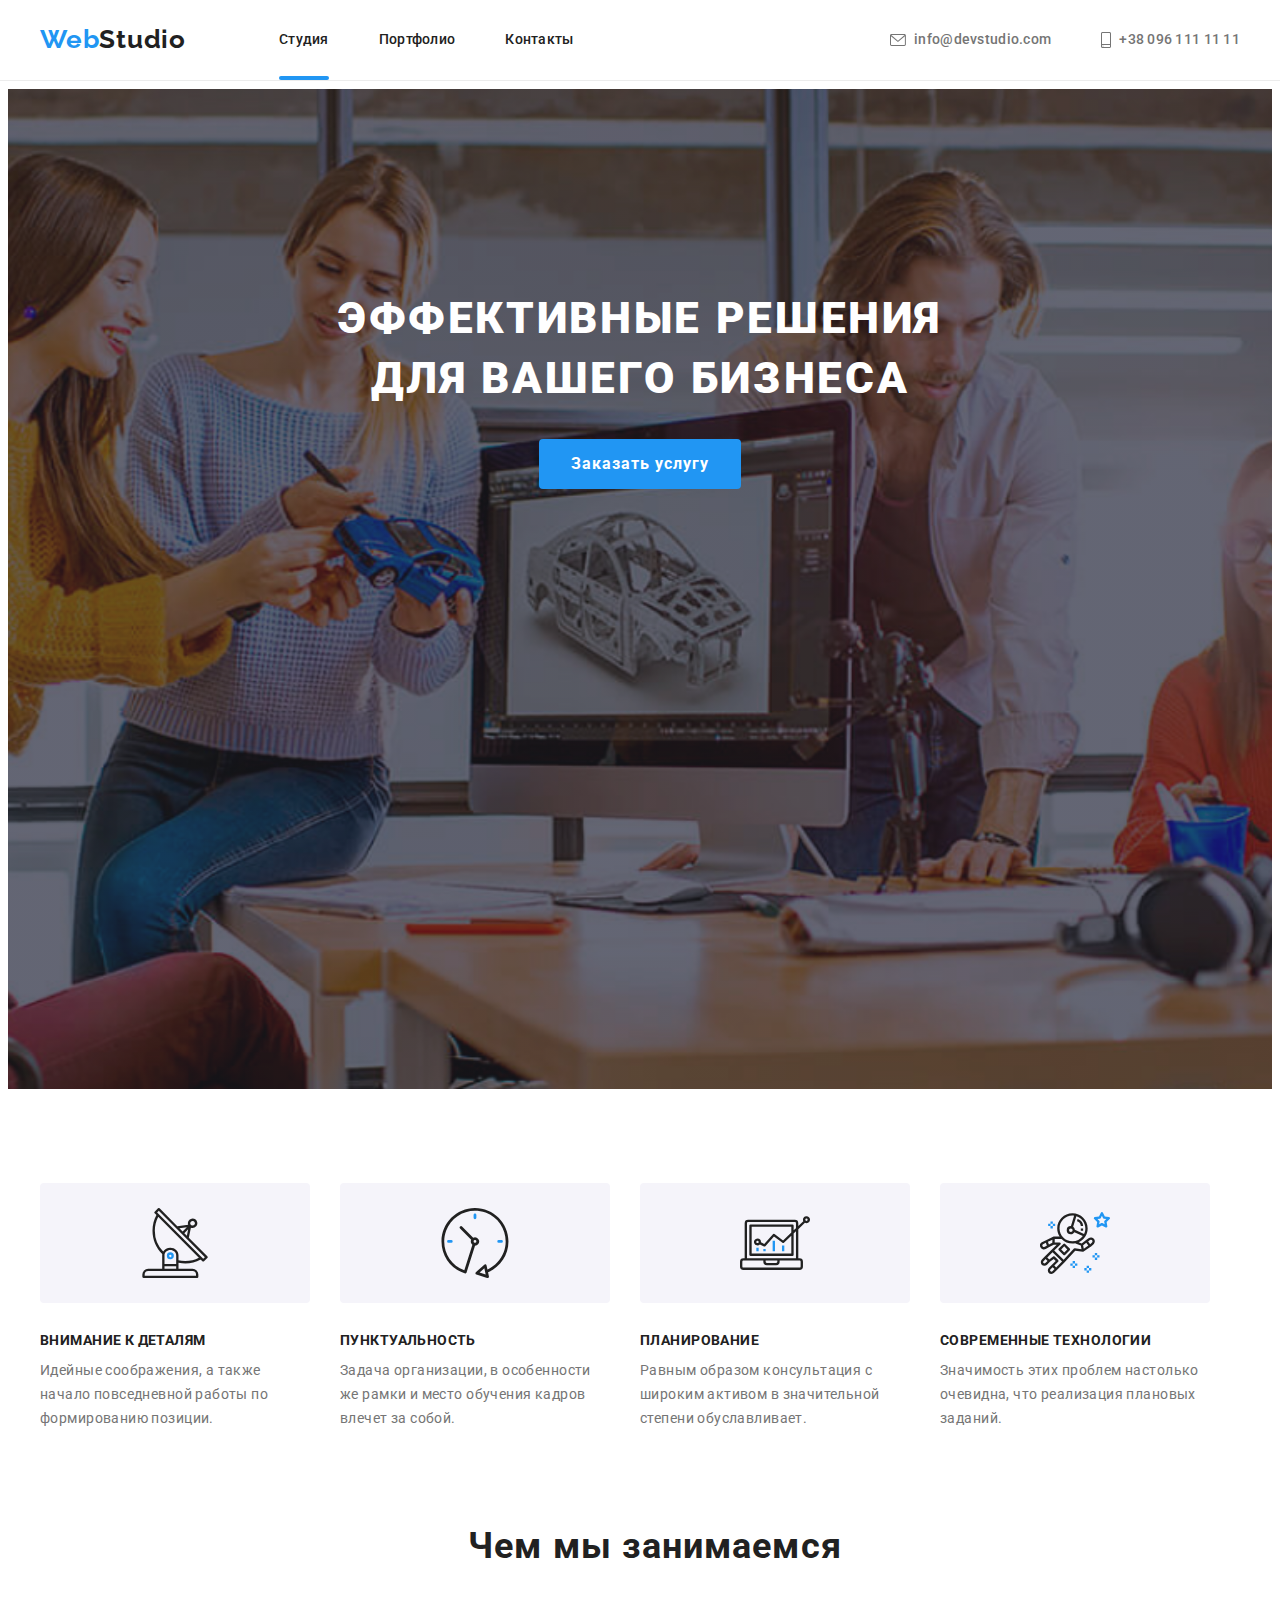
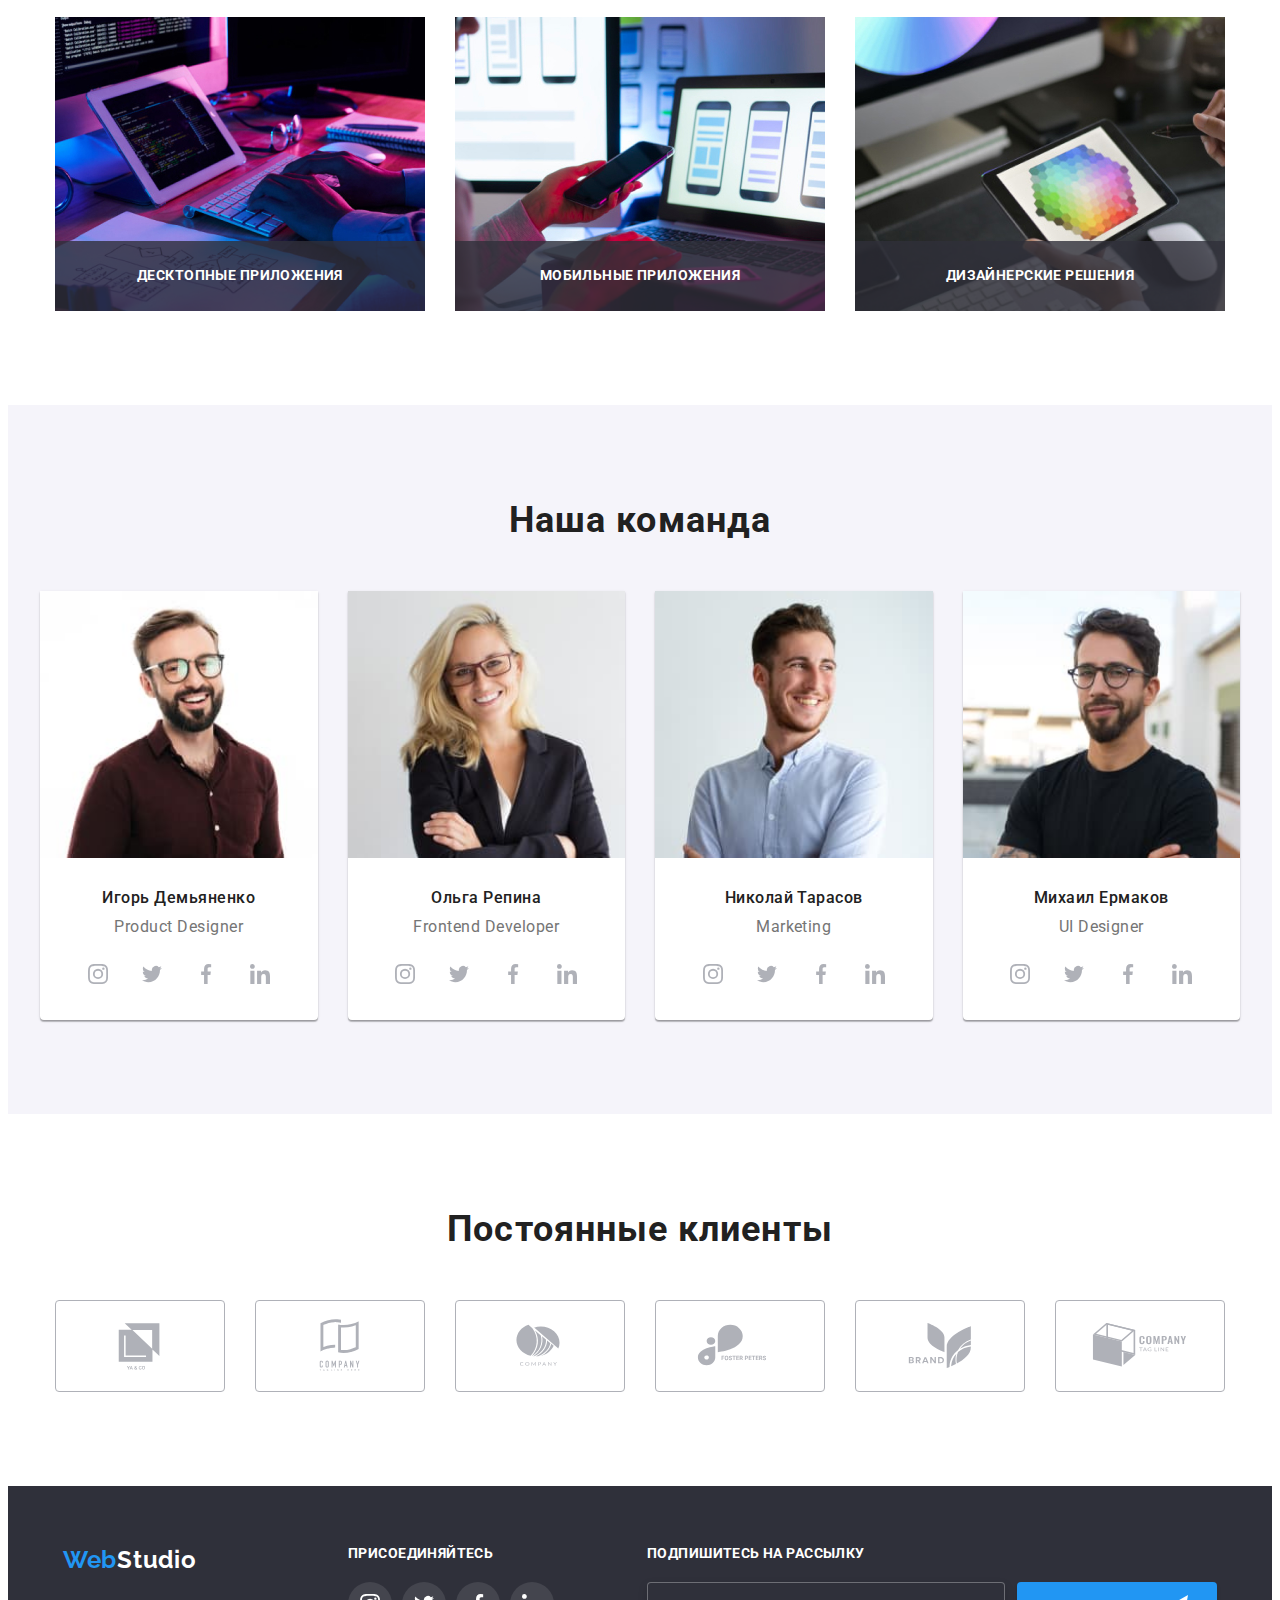
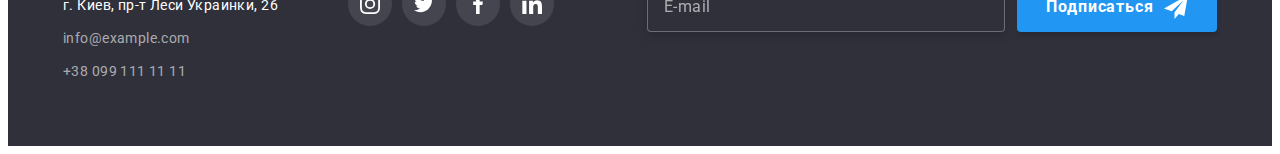
<file: index.html>
<!DOCTYPE html>
<html lang="ru">
  <head>
    <meta charset="UTF-8" />
    <meta name="viewport" content="width=device-width, initial-scale=1.0" />
    <title>WebStudio(Version2.1)</title>

    <!--основные шрифты-->
    <link rel="preconnect" href="https://fonts.googleapis.com" />
    <link rel="preconnect" href="https://fonts.gstatic.com" crossorigin />
    <link
      href="https://fonts.googleapis.com/css2?family=Quintessential&family=Raleway:wght@700&family=Roboto:wght@400;500;700;900&display=swap"
      rel="stylesheet"
    />

    <!--нормализатор стилей-->
    <link
      rel="stylesheet"
      href="https://cdnjs.cloudflare.com/ajax/libs/modern-normalize/1.1.0/modern-normalize.min.css"
      integrity="sha512-wpPYUAdjBVSE4KJnH1VR1HeZfpl1ub8YT/NKx4PuQ5NmX2tKuGu6U/JRp5y+Y8XG2tV+wKQpNHVUX03MfMFn9Q=="
      crossorigin="anonymous"
      referrerpolicy="no-referrer"
    />

    <!--основные стили-->
    <!--sass style-->
    <link rel="stylesheet" href="./css/main.min.css" />
  </head>
  <body class="body">
    <!--шапка-->
    <header class="header">
      <div class="container header__container">
        <nav class="header__nav">
          <a class="logo link header__logo" href="./index.html">
            Web<span class="logo-accent">Studio</span>
          </a>

          <button
            type="button"
            class="header-button is-active pointer"
            aria-expanded="false"
            aria-controls="nav-container"
            data-menu-button
          >
            <svg width="" height="" aria-label="Переключатель мобильного меню">
              <use
                class="header-button__cross"
                href="./images/icon/sprite-all.svg#icon-close-burger"
              ></use>
              <use
                class="header-button__menu"
                href="./images/icon/sprite-all.svg#icon-menu-burger"
              ></use>
            </svg>
          </button>

          <!--мобільне мєню-->
          <div class="mobile-container is-open" id="nav-container" data-menu>
            <ul class="mobile-list">
              <li class="mobile-list__item">
                <a class="mobile-list__link link" href="./index.html">Студия</a>
              </li>
              <li class="mobile-list__item">
                <a class="mobile-list__link link" href="./portfolio.html"
                  >Портфолио</a
                >
              </li>
              <li class="mobile-list__item">
                <a class="mobile-list__link link" href="#contacts">Контакты</a>
              </li>
            </ul>

            <div class="mobile-group">
              <ul class="mobile-contact">
                <li class="mobile-contact__item">
                  <a
                    class="mobile-contact__link--color link"
                    href="mailto:info@devstudio.com"
                  >
                    +38 096 111 11 11
                  </a>
                </li>
                <li class="mobile-contact__item">
                  <a class="mobile-contact__link link" href="tel:+380961111111">
                    info@devstudio.com
                  </a>
                </li>
              </ul>
              <ul class="mobile-socials">
                <li class="mobile-socials__item">
                  <a class="mobile-socials__link link" href="">Instagram</a>
                </li>
                <li class="mobile-socials__item">
                  <a class="mobile-socials__link link" href="">Twitter</a>
                </li>
                <li class="mobile-socials__item">
                  <a class="mobile-socials__link link" href="">Facebook</a>
                </li>
                <li class="mobile-socials__item">
                  <a class="mobile-socials__link link" href="">LinkedIn</a>
                </li>
              </ul>
            </div>
          </div>

          <!--навігація сайту-->
          <ul class="nav-list">
            <li class="nav-list__item">
              <a
                class="nav-list__link link nav-list__link--current"
                href="./index.html"
                >Студия</a
              >
            </li>
            <li class="nav-list__item">
              <a class="nav-list__link link" href="./portfolio.html"
                >Портфолио</a
              >
            </li>
            <li class="nav-list__item">
              <a class="nav-list__link link" href="#contacts">Контакты</a>
            </li>
          </ul>
        </nav>

        <ul class="contact-list">
          <li class="contact-list__item">
            <a class="contact-link link" href="mailto:info@devstudio.com">
              <svg class="contact-link__icon--mail">
                <use
                  href="./images/icon/sprite-all.svg#icon-mail-envelope"
                ></use>
              </svg>
              info@devstudio.com
            </a>
          </li>
          <li class="contact-list__item">
            <a class="contact-link link" href="tel:+380961111111">
              <svg class="contact-link__icon--phon">
                <use href="./images/icon/sprite-all.svg#icon-smartphone"></use>
              </svg>
              +38 096 111 11 11
            </a>
          </li>
        </ul>
      </div>
    </header>

    <!--уникальный контент-->
    <main>
      <!--главный блок-->
      <section class="hero">
        <div class="container">
          <h1 class="hero__title">Эффективные решения для вашего бизнеса</h1>
          <button type="button" class="hero__btn pointer" data-modal-open>
            Заказать услугу
          </button>
        </div>
      </section>

      <!--инфо блок-->
      <section class="section">
        <div class="container benefits">
          <!--скрытый заголовок-->
          <h2 class="visually-hidden">Наши преимущества</h2>

          <ul class="benefits-list">
            <li class="benefits-list__item">
              <div class="benefits-list__container">
                <svg class="benefits-list__icon">
                  <use href="./images/icon/sprite-all.svg#icon-antenna"></use>
                </svg>
              </div>
              <h3 class="subtitle benefits-list__title">Внимание к деталям</h3>
              <p class="descr benefits-list__description">
                Идейные соображения, а также начало повседневной работы по
                формированию позиции.
              </p>
            </li>
            <li class="benefits-list__item">
              <div class="benefits-list__container">
                <svg class="benefits-list__icon">
                  <use href="./images/icon/sprite-all.svg#icon-clock"></use>
                </svg>
              </div>
              <h3 class="subtitle benefits-list__title">Пунктуальность</h3>
              <p class="descr benefits-list__description">
                Задача организации, в особенности же рамки и место обучения
                кадров влечет за собой.
              </p>
            </li>
            <li class="benefits-list__item">
              <div class="benefits-list__container">
                <svg class="benefits-list__icon">
                  <use href="./images/icon/sprite-all.svg#icon-diagram"></use>
                </svg>
              </div>
              <h3 class="subtitle benefits-list__title">Планирование</h3>
              <p class="descr benefits-list__description">
                Равным образом консультация с широким активом в значительной
                степени обуславливает.
              </p>
            </li>
            <li class="benefits-list__item">
              <div class="benefits-list__container">
                <svg class="benefits-list__icon">
                  <use href="./images/icon/sprite-all.svg#icon-astronaut"></use>
                </svg>
              </div>
              <h3 class="subtitle benefits-list__title">
                Современные технологии
              </h3>
              <p class="descr benefits-list__description">
                Значимость этих проблем настолько очевидна, что реализация
                плановых заданий.
              </p>
            </li>
          </ul>
        </div>
      </section>

      <!--блок работ-->
      <section class="about section">
        <div class="container">
          <h2 class="about-title">Чем мы занимаемся</h2>

          <ul class="about-list">
            <li class="about-list__item">
              <div class="about-list__thumb">
                <img
                  class="about-list__pic"
                  src="./images/work/box-1.jpg"
                  alt="Веб верстка проектов"
                  width="370"
                />
                <p class="about-list__label">Десктопные приложения</p>
              </div>
            </li>
            <li class="about-list__item">
              <div class="about-list__thumb">
                <img
                  class="about-list__pic"
                  src="./images/work/box-2.jpg"
                  alt="Разработка мобильных приложений"
                  width="370"
                />
                <p class="about-list__label">Мобильные приложения</p>
              </div>
            </li>
            <li class="about-list__item">
              <div class="about-list__thumb">
                <img
                  class="about-list__pic"
                  src="./images/work/box-3.jpg"
                  alt="Веб дизайн"
                  width="370"
                />
                <p class="about-list__label">Дизайнерские решения</p>
              </div>
            </li>
          </ul>
        </div>
      </section>

      <!--секция команды-->
      <section class="team section">
        <div class="container">
          <h2 class="team-title">Наша команда</h2>

          <ul class="team-list">
            <li class="team-list__item">
              <picture>
                <source
                  srcset="
                    ./images/team/team-card-1_lg.jpg    1x,
                    ./images/team/team-card-1_lg@2x.jpg 2x
                  "
                  media="(min-width: 1200px)"
                  type="image/jpeg"
                />
                <source
                  srcset="
                    ./images/team/team-card-1_md.jpg    1x,
                    ./images/team/team-card-1_md@2x.jpg 2x
                  "
                  media="(min-width: 768px)"
                  type="image/jpeg"
                />

                <source
                  srcset="./images/team/team-card-1_sm@2x.jpg 2x"
                  media="(max-width: 767px)"
                  type="image/jpeg"
                />

                <img
                  class="team-list__pic"
                  src="./images/team/team-card-1_sm.jpg"
                  alt="Демьяненко"
                  width="450"
                  height="460"
                />
              </picture>
              <div class="team-list__wrapper">
                <h3 class="team-list__title">Игорь Демьяненко</h3>
                <p class="team-list__descr" lang="en">Product Designer</p>
                <ul class="social-list">
                  <li class="social-item">
                    <a class="social-link" href="" aria-label="instagram">
                      <svg class="social-icon">
                        <use
                          href="./images/icon/sprite-all.svg#icon-instagram"
                        ></use>
                      </svg>
                    </a>
                  </li>
                  <li class="social-item">
                    <a class="social-link" href="" aria-label="twitter">
                      <svg class="social-icon">
                        <use
                          href="./images/icon/sprite-all.svg#icon-twitter"
                        ></use>
                      </svg>
                    </a>
                  </li>
                  <li class="social-item">
                    <a class="social-link" href="" aria-label="facebook">
                      <svg class="social-icon">
                        <use
                          href="./images/icon/sprite-all.svg#icon-facebook"
                        ></use>
                      </svg>
                    </a>
                  </li>
                  <li class="social-item">
                    <a class="social-link" href="" aria-label="linkedin">
                      <svg class="social-icon">
                        <use
                          href="./images/icon/sprite-all.svg#icon-linkedin"
                        ></use>
                      </svg>
                    </a>
                  </li>
                </ul>
              </div>
            </li>
            <li class="team-list__item">
              <picture>
                <source
                  srcset="
                    ./images/team/team-card-2_lg.jpg    1x,
                    ./images/team/team-card-2_lg@2x.jpg 2x
                  "
                  media="(min-width: 1200px)"
                  type="image/jpeg"
                />
                <source
                  srcset="
                    ./images/team/team-card-2_md.jpg    1x,
                    ./images/team/team-card-2_md@2x.jpg 2x
                  "
                  media="(min-width: 768px)"
                  type="image/jpeg"
                />

                <source
                  srcset="./images/team/team-card-2_sm@2x.jpg 2x"
                  media="(max-width: 767px)"
                  type="image/jpeg"
                />

                <img
                  class="team-list__pic"
                  src="./images/team/team-card-2_sm.jpg"
                  alt="Репина"
                  width="450"
                  height="460"
                />
              </picture>
              <div class="team-list__wrapper">
                <h3 class="team-list__title">Ольга Репина</h3>
                <p class="team-list__descr" lang="en">Frontend Developer</p>
                <ul class="social-list">
                  <li class="social-item">
                    <a class="social-link" href="" aria-label="instagram">
                      <svg class="social-icon">
                        <use
                          href="./images/icon/sprite-all.svg#icon-instagram"
                        ></use>
                      </svg>
                    </a>
                  </li>
                  <li class="social-item">
                    <a class="social-link" href="" aria-label="twitter">
                      <svg class="social-icon">
                        <use
                          href="./images/icon/sprite-all.svg#icon-twitter"
                        ></use>
                      </svg>
                    </a>
                  </li>
                  <li class="social-item">
                    <a class="social-link" href="" aria-label="facebook">
                      <svg class="social-icon">
                        <use
                          href="./images/icon/sprite-all.svg#icon-facebook"
                        ></use>
                      </svg>
                    </a>
                  </li>
                  <li class="social-item">
                    <a class="social-link" href="" aria-label="linkedin">
                      <svg class="social-icon">
                        <use
                          href="./images/icon/sprite-all.svg#icon-linkedin"
                        ></use>
                      </svg>
                    </a>
                  </li>
                </ul>
              </div>
            </li>
            <li class="team-list__item">
              <picture>
                <source
                  srcset="
                    ./images/team/team-card-3_lg.jpg    1x,
                    ./images/team/team-card-3_lg@2x.jpg 2x
                  "
                  media="(min-width: 1200px)"
                  type="image/jpeg"
                />
                <source
                  srcset="
                    ./images/team/team-card-3_md.jpg    1x,
                    ./images/team/team-card-3_md@2x.jpg 2x
                  "
                  media="(min-width: 768px)"
                  type="image/jpeg"
                />

                <source
                  srcset="./images/team/team-card-3_sm@2x.jpg 2x"
                  media="(max-width: 767px)"
                  type="image/jpeg"
                />

                <img
                  class="team-list__pic"
                  src="./images/team/team-card-3_sm.jpg"
                  alt="Тарасов"
                  width="450"
                  height="460"
                />
              </picture>
              <div class="team-list__wrapper">
                <h3 class="team-list__title">Николай Тарасов</h3>
                <p class="team-list__descr" lang="en">Marketing</p>
                <ul class="social-list">
                  <li class="social-item">
                    <a class="social-link" href="" aria-label="instagram">
                      <svg class="social-icon">
                        <use
                          href="./images/icon/sprite-all.svg#icon-instagram"
                        ></use>
                      </svg>
                    </a>
                  </li>
                  <li class="social-item">
                    <a class="social-link" href="" aria-label="twitter">
                      <svg class="social-icon">
                        <use
                          href="./images/icon/sprite-all.svg#icon-twitter"
                        ></use>
                      </svg>
                    </a>
                  </li>
                  <li class="social-item">
                    <a class="social-link" href="" aria-label="facebook">
                      <svg class="social-icon">
                        <use
                          href="./images/icon/sprite-all.svg#icon-facebook"
                        ></use>
                      </svg>
                    </a>
                  </li>
                  <li class="social-item">
                    <a class="social-link" href="" aria-label="linkedin">
                      <svg class="social-icon">
                        <use
                          href="./images/icon/sprite-all.svg#icon-linkedin"
                        ></use>
                      </svg>
                    </a>
                  </li>
                </ul>
              </div>
            </li>
            <li class="team-list__item">
              <picture>
                <source
                  srcset="
                    ./images/team/team-card-4_lg.jpg    1x,
                    ./images/team/team-card-4_lg@2x.jpg 2x
                  "
                  media="(min-width: 1200px)"
                  type="image/jpeg"
                />
                <source
                  srcset="
                    ./images/team/team-card-4_md.jpg    1x,
                    ./images/team/team-card-4_md@2x.jpg 2x
                  "
                  media="(min-width: 768px)"
                  type="image/jpeg"
                />

                <source
                  srcset="./images/team/team-card-4_sm@2x.jpg 2x"
                  media="(max-width: 767px)"
                  type="image/jpeg"
                />

                <img
                  class="team-list__pic"
                  src="./images/team/team-card-4_sm.jpg"
                  alt="Ермаков"
                  width="450"
                  height="460"
                />
              </picture>
              <div class="team-list__wrapper">
                <h3 class="team-list__title">Михаил Ермаков</h3>
                <p class="team-list__descr" lang="en">UI Designer</p>
                <ul class="social-list">
                  <li class="social-item">
                    <a class="social-link" href="" aria-label="instagram">
                      <svg class="social-icon">
                        <use
                          href="./images/icon/sprite-all.svg#icon-instagram"
                        ></use>
                      </svg>
                    </a>
                  </li>
                  <li class="social-item">
                    <a class="social-link" href="" aria-label="twitter">
                      <svg class="social-icon">
                        <use
                          href="./images/icon/sprite-all.svg#icon-twitter"
                        ></use>
                      </svg>
                    </a>
                  </li>
                  <li class="social-item">
                    <a class="social-link" href="" aria-label="facebook">
                      <svg class="social-icon">
                        <use
                          href="./images/icon/sprite-all.svg#icon-facebook"
                        ></use>
                      </svg>
                    </a>
                  </li>
                  <li class="social-item">
                    <a class="social-link" href="" aria-label="linkedin">
                      <svg class="social-icon">
                        <use
                          href="./images/icon/sprite-all.svg#icon-linkedin"
                        ></use>
                      </svg>
                    </a>
                  </li>
                </ul>
              </div>
            </li>
          </ul>
        </div>
      </section>

      <!--постоянные клиенты-->
      <section class="section client">
        <div class="container">
          <h2 class="client-title">Постоянные клиенты</h2>
          <ul class="client-list">
            <li class="client-item">
              <a class="client-link" href="" aria-label="client">
                <svg class="client-icon">
                  <use href="./images/icon/sprite-all.svg#icon-client-1"></use>
                </svg>
              </a>
            </li>
            <li class="client-item">
              <a class="client-link" href="" aria-label="client">
                <svg class="client-icon">
                  <use href="./images/icon/sprite-all.svg#icon-client-2"></use>
                </svg>
              </a>
            </li>
            <li class="client-item">
              <a class="client-link" href="" aria-label="client">
                <svg class="client-icon">
                  <use href="./images/icon/sprite-all.svg#icon-client-3"></use>
                </svg>
              </a>
            </li>
            <li class="client-item">
              <a class="client-link" href="" aria-label="client">
                <svg class="client-icon">
                  <use href="./images/icon/sprite-all.svg#icon-client-4"></use>
                </svg>
              </a>
            </li>
            <li class="client-item">
              <a class="client-link" href="" aria-label="client">
                <svg class="client-icon">
                  <use href="./images/icon/sprite-all.svg#icon-client-5"></use>
                </svg>
              </a>
            </li>
            <li class="client-item">
              <a class="client-link" href="" aria-label="client">
                <svg class="client-icon">
                  <use href="./images/icon/sprite-all.svg#icon-client-6"></use>
                </svg>
              </a>
            </li>
          </ul>
        </div>
      </section>
    </main>

    <!--футер-->
    <footer class="footer">
      <div class="container footer-container">
        <div class="footer-container__position">
          <div class="address-wrapper">
            <div class="container-logo">
              <a class="footer-logo link" href="./index.html">
                Web<span class="footer-logo-accent">Studio</span>
              </a>
            </div>

            <address class="address" id="contacts">
              <ul class="address-list">
                <li class="address-item">
                  <a
                    class="address-link link"
                    href="https://www.google.com/maps/@50.427001,30.5351555,16.5z"
                    target="blank"
                    rel="noopener noreferrer"
                  >
                    г. Киев, пр-т Леси Украинки, 26
                  </a>
                </li>
                <li class="address-item">
                  <a
                    class="address-link-contact link"
                    href="mailto:info@example.com"
                    >info@example.com</a
                  >
                </li>
                <li class="address-item">
                  <a class="address-link-contact link" href="tel:+380991111111"
                    >+38 099 111 11 11</a
                  >
                </li>
              </ul>
            </address>
          </div>

          <div class="join-wrapper">
            <h2 class="footer-title">присоединяйтесь</h2>

            <ul class="join-list">
              <li class="join-item">
                <a class="footer-social-link" href="" aria-label="instagram">
                  <svg class="social-icon">
                    <use
                      href="./images/icon/sprite-all.svg#icon-instagram"
                    ></use>
                  </svg>
                </a>
              </li>
              <li class="join-item">
                <a class="footer-social-link" href="" aria-label="twitter">
                  <svg class="social-icon">
                    <use href="./images/icon/sprite-all.svg#icon-twitter"></use>
                  </svg>
                </a>
              </li>
              <li class="join-item">
                <a class="footer-social-link" href="" aria-label="facebook">
                  <svg class="social-icon">
                    <use
                      href="./images/icon/sprite-all.svg#icon-facebook"
                    ></use>
                  </svg>
                </a>
              </li>
              <li class="join-item">
                <a class="footer-social-link" href="" aria-label="linkedin">
                  <svg class="social-icon">
                    <use
                      href="./images/icon/sprite-all.svg#icon-linkedin"
                    ></use>
                  </svg>
                </a>
              </li>
            </ul>
          </div>
        </div>

        <div class="mailing">
          <b class="mailing-title">Подпишитесь на рассылку</b>

          <form class="mailing-form">
            <label class="form-label">
              <input
                class="form-input"
                type="email"
                name="email"
                placeholder="E-mail"
              />
            </label>
            <button class="mailing-button" type="submit">
              <span class="mailing-txt">Подписаться</span>
              <svg class="mailing-icon">
                <use href="./images/icon/sprite-all.svg#form-send"></use>
              </svg>
            </button>
          </form>
        </div>
      </div>
    </footer>

    <div class="backdrop is-hidden" data-modal>
      <div class="modal">
        <form class="call-form">
          <b class="form-contents">Оставьте свои данные, мы вам перезвоним</b>

          <div class="form-group">
            <label class="label" for="name">Имя</label>
            <span class="input-wrapper">
              <input
                type="text"
                class="call-input pointer"
                name="name"
                id="name"
              />
              <svg class="icon-call" width="12" height="12">
                <use href="./images/icon/sprite-all.svg#form-name"></use>
              </svg>
            </span>
          </div>

          <div class="form-group">
            <label class="label" for="tel">Телефон</label>
            <span class="input-wrapper">
              <input
                type="tel"
                class="call-input pointer"
                name="tel"
                id="tel"
              />
              <svg class="icon-call" width="13" height="13">
                <use href="./images/icon/sprite-all.svg#form-phone"></use>
              </svg>
            </span>
          </div>

          <div class="form-group">
            <label class="label" for="mail">Почта</label>
            <span class="input-wrapper">
              <input
                type="email"
                class="call-input pointer"
                name="mail"
                id="mail"
              />
              <svg class="icon-call" width="15" height="12">
                <use href="./images/icon/sprite-all.svg#form-mail"></use>
              </svg>
            </span>
          </div>

          <div class="form-comment">
            <label class="label pointer" for="comment">Комментарий</label>
            <textarea
              name="comment"
              id="comment"
              rows="10"
              placeholder="Введите текст"
            ></textarea>
          </div>

          <div class="agreement">
            <label class="agreement-label" for="agreement">
              <input
                class="agreement-label__checkbox"
                type="checkbox"
                name="agreement"
                id="agreement"
              />
              <svg class="agreement-label__icon pointer" width="16" height="15">
                <use href="./images/icon/sprite-all.svg#form-mark"></use>
              </svg>
              <span class="agreement-label__txt">
                Соглашаюсь с рассылкой и принимаю<a href="">Условия договора</a>
              </span>
            </label>
          </div>

          <button type="button" class="clos-modal pointer" data-modal-close>
            <svg class="clos-icon">
              <use href="./images/icon/sprite-all.svg#icon-closing"></use>
            </svg>
          </button>

          <button class="call-sabmit pointer" type="submit">Отправить</button>
        </form>
      </div>
    </div>

    <script src="./js/modal.js"></script>
    <script src="./js/mobile-menu.js"></script>
  </body>
</html>
</file>
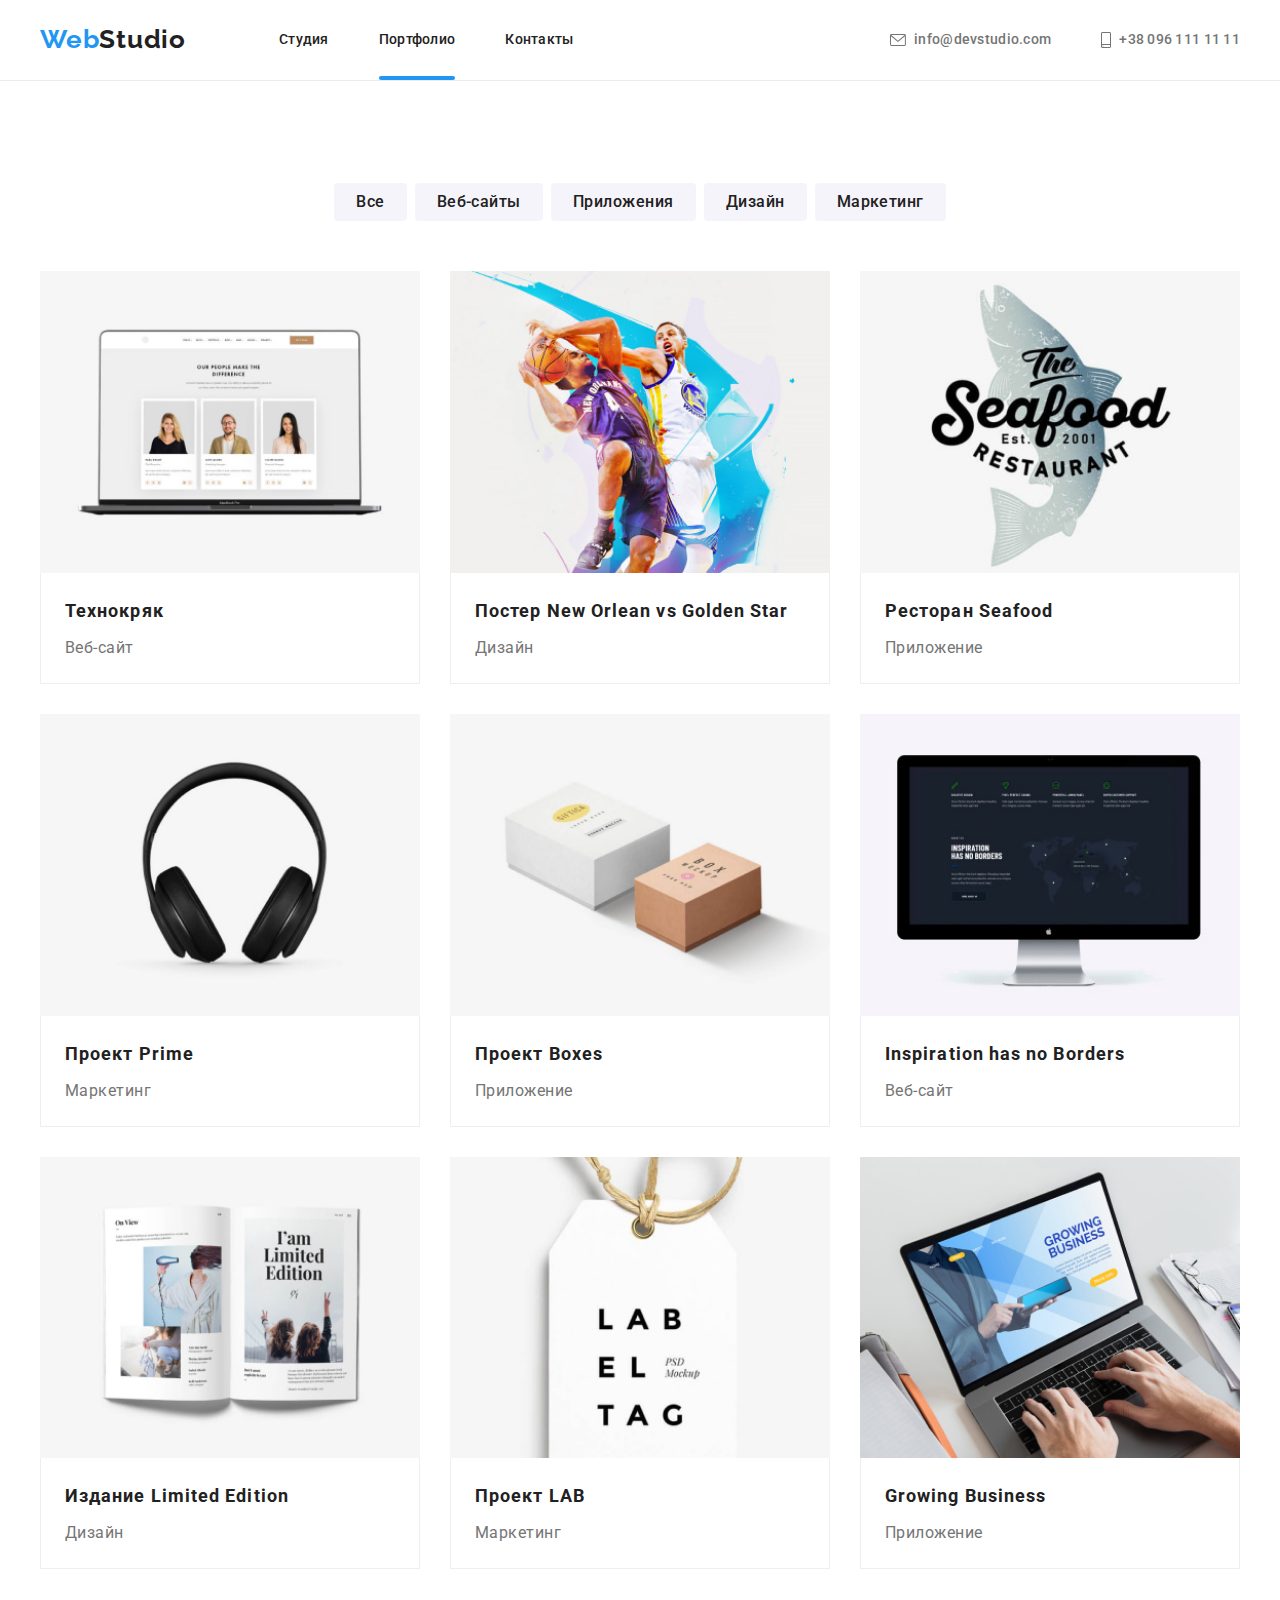
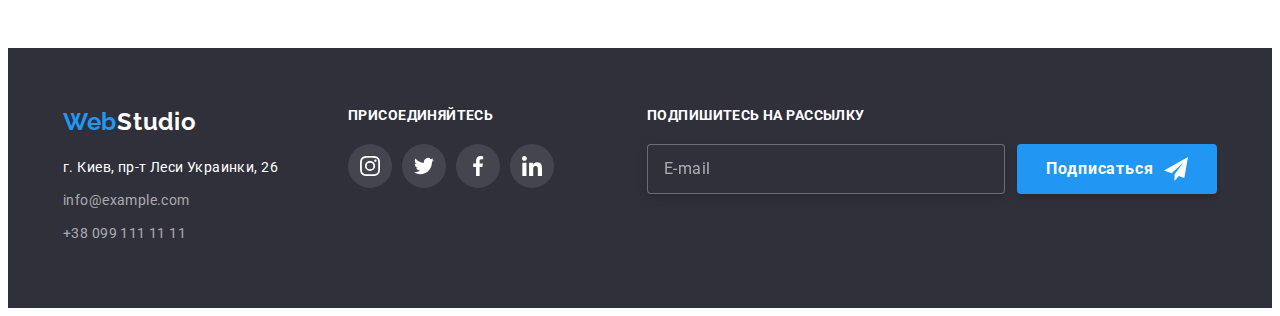
<file: portfolio.html>
<!DOCTYPE html>
<html lang="ru">
  <head>
    <meta charset="UTF-8" />
    <meta name="viewport" content="width=device-width, initial-scale=1.0" />
    <title>Portfolio(WebStudio)</title>

    <!--основные шрифты-->
    <link rel="preconnect" href="https://fonts.googleapis.com" />
    <link rel="preconnect" href="https://fonts.gstatic.com" crossorigin />
    <link
      href="https://fonts.googleapis.com/css2?family=Quintessential&family=Raleway:wght@700&family=Roboto:wght@400;500;700;900&display=swap"
      rel="stylesheet"
    />

    <!--нормализатор стилей-->
    <link
      rel="stylesheet"
      href="https://cdnjs.cloudflare.com/ajax/libs/modern-normalize/1.1.0/modern-normalize.min.css"
      integrity="sha512-wpPYUAdjBVSE4KJnH1VR1HeZfpl1ub8YT/NKx4PuQ5NmX2tKuGu6U/JRp5y+Y8XG2tV+wKQpNHVUX03MfMFn9Q=="
      crossorigin="anonymous"
      referrerpolicy="no-referrer"
    />

    <!--основные стили-->
    <!--sass style-->
    <link rel="stylesheet" href="./css/main.min.css" />
  </head>
  <body class="body">
    <!--шапка портфолио-->
    <header class="header">
      <div class="container header__container">
        <nav class="header__nav">
          <a class="logo link header__logo" href="./index.html">
            Web<span class="logo-accent">Studio</span>
          </a>

          <button
            type="button"
            class="header-button is-active pointer"
            aria-expanded="false"
            aria-controls="nav-container"
            data-menu-button
          >
            <svg width="" height="" aria-label="Переключатель мобильного меню">
              <use
                class="header-button__cross"
                href="./images/icon/sprite-all.svg#icon-close-burger"
              ></use>
              <use
                class="header-button__menu"
                href="./images/icon/sprite-all.svg#icon-menu-burger"
              ></use>
            </svg>
          </button>

          <!--мобільне мєню-->
          <div class="mobile-container is-open" id="nav-container" data-menu>
            <ul class="mobile-list">
              <li class="mobile-list__item">
                <a class="mobile-list__link link" href="./index.html">Студия</a>
              </li>
              <li class="mobile-list__item">
                <a class="mobile-list__link link" href="./portfolio.html"
                  >Портфолио</a
                >
              </li>
              <li class="mobile-list__item">
                <a class="mobile-list__link link" href="#contacts">Контакты</a>
              </li>
            </ul>

            <div class="mobile-group">
              <ul class="mobile-contact">
                <li class="mobile-contact__item">
                  <a
                    class="mobile-contact__link--color link"
                    href="mailto:info@devstudio.com"
                  >
                    +38 096 111 11 11
                  </a>
                </li>
                <li class="mobile-contact__item">
                  <a class="mobile-contact__link link" href="tel:+380961111111">
                    info@devstudio.com
                  </a>
                </li>
              </ul>
              <ul class="mobile-socials">
                <li class="mobile-socials__item">
                  <a class="mobile-socials__link link" href="">Instagram</a>
                </li>
                <li class="mobile-socials__item">
                  <a class="mobile-socials__link link" href="">Twitter</a>
                </li>
                <li class="mobile-socials__item">
                  <a class="mobile-socials__link link" href="">Facebook</a>
                </li>
                <li class="mobile-socials__item">
                  <a class="mobile-socials__link link" href="">LinkedIn</a>
                </li>
              </ul>
            </div>
          </div>

          <!--навігація сайту-->
          <ul class="nav-list">
            <li class="nav-list__item">
              <a class="nav-list__link link" href="./index.html">Студия</a>
            </li>
            <li class="nav-list__item">
              <a
                class="nav-list__link link nav-list__link--current"
                href="./portfolio.html"
                >Портфолио</a
              >
            </li>
            <li class="nav-list__item">
              <a class="nav-list__link link" href="#contacts">Контакты</a>
            </li>
          </ul>
        </nav>

        <ul class="contact-list">
          <li class="contact-list__item">
            <a class="contact-link link" href="mailto:info@devstudio.com">
              <svg class="contact-link__icon--mail">
                <use
                  href="./images/icon/sprite-all.svg#icon-mail-envelope"
                ></use>
              </svg>
              info@devstudio.com
            </a>
          </li>
          <li class="contact-list__item">
            <a class="contact-link link" href="tel:+380961111111">
              <svg class="contact-link__icon--phon">
                <use href="./images/icon/sprite-all.svg#icon-smartphone"></use>
              </svg>
              +38 096 111 11 11
            </a>
          </li>
        </ul>
      </div>
    </header>

    <!--уникальный контент работ-->
    <main>
      <section class="section">
        <div class="container work">
          <!--скрытый заголовок работ-->
          <h1 class="visually-hidden">Наши работы</h1>

          <!--кнопки-фильтр работ-->
          <ul class="work-list">
            <li class="work-item-btn list">
              <button class="work-btn pointer" type="button">Все</button>
            </li>
            <li class="work-item-btn list">
              <button class="work-btn pointer" type="button">Веб-сайты</button>
            </li>
            <li class="work-item-btn list">
              <button class="work-btn pointer" type="button">Приложения</button>
            </li>
            <li class="work-item-btn list">
              <button class="work-btn pointer" type="button">Дизайн</button>
            </li>
            <li class="work-item-btn list">
              <button class="work-btn pointer" type="button">Маркетинг</button>
            </li>
          </ul>

          <ul class="list-pic">
            <li class="list-pic__item list">
              <a class="list-pic__link link" href="">
                <div class="list-pic__thumb">
                  <picture>
                    <source
                      srcset="
                        ./images/catalog/ctl-img-1_lg.jpg    1x,
                        ./images/catalog/ctl-img-1_lg@2x.jpg 2x
                      "
                      media="(min-width: 1200px)"
                      type="image/jpeg"
                    />
                    <source
                      srcset="
                        ./images/catalog/ctl-img-1_md.jpg    1x,
                        ./images/catalog/ctl-img-1_md@2x.jpg 2x
                      "
                      media="(min-width: 768px)"
                      type="image/jpeg"
                    />

                    <source
                      srcset="./images/catalog/ctl-img-1_sm@2x.jpg 2x"
                      media="(max-width: 767px)"
                      type="image/jpeg"
                    />

                    <img
                      class="list-pic__img"
                      src="./images/catalog/ctl-img-1_sm.jpg"
                      alt="Ноутбук"
                      width="450"
                      height="294"
                    />
                  </picture>
                  <div class="overlay-thumb">
                    <p class="overlay-thumb__txt">
                      Ресурс предлагает комплексные предложения с разным уровнем
                      функционала и сервисов. Все это позволит посетителю
                      получить исчерпывающие сведения о компании или частном
                      лице.
                    </p>
                  </div>
                </div>
                <div class="work-text-wrapper">
                  <h2 class="work-title">Технокряк</h2>
                  <p class="work-descr">Веб-сайт</p>
                </div>
              </a>
            </li>
            <li class="list-pic__item list">
              <a class="list-pic__link link" href="">
                <div class="list-pic__thumb">
                  <picture>
                    <source
                      srcset="
                        ./images/catalog/ctl-img-2_lg.jpg    1x,
                        ./images/catalog/ctl-img-2_lg@2x.jpg 2x
                      "
                      media="(min-width: 1200px)"
                      type="image/jpeg"
                    />
                    <source
                      srcset="
                        ./images/catalog/ctl-img-2_md.jpg    1x,
                        ./images/catalog/ctl-img-2_md@2x.jpg 2x
                      "
                      media="(min-width: 768px)"
                      type="image/jpeg"
                    />

                    <source
                      srcset="./images/catalog/ctl-img-2_sm@2x.jpg 2x"
                      media="(max-width: 767px)"
                      type="image/jpeg"
                    />

                    <img
                      class="list-pic__img"
                      src="./images/catalog/ctl-img-2_sm.jpg"
                      alt="Баскетбол"
                      width="450"
                      height="294"
                    />
                  </picture>
                  <div class="overlay-thumb">
                    <p class="overlay-thumb__txt">
                      Ресурс предлагает комплексные предложения с разным уровнем
                      функционала и сервисов. Все это позволит посетителю
                      получить исчерпывающие сведения о компании или частном
                      лице.
                    </p>
                  </div>
                </div>
                <div class="work-text-wrapper">
                  <h2 class="work-title">Постер New Orlean vs Golden Star</h2>
                  <p class="work-descr">Дизайн</p>
                </div>
              </a>
            </li>
            <li class="list-pic__item list">
              <a class="list-pic__link link" href="">
                <div class="list-pic__thumb">
                  <picture>
                    <source
                      srcset="
                        ./images/catalog/ctl-img-3_lg.jpg    1x,
                        ./images/catalog/ctl-img-3_lg@2x.jpg 2x
                      "
                      media="(min-width: 1200px)"
                      type="image/jpeg"
                    />
                    <source
                      srcset="
                        ./images/catalog/ctl-img-3_md.jpg    1x,
                        ./images/catalog/ctl-img-3_md@2x.jpg 2x
                      "
                      media="(min-width: 768px)"
                      type="image/jpeg"
                    />

                    <source
                      srcset="./images/catalog/ctl-img-3_sm@2x.jpg 2x"
                      media="(max-width: 767px)"
                      type="image/jpeg"
                    />

                    <img
                      class="list-pic__img"
                      src="./images/catalog/ctl-img-3_sm.jpg"
                      alt="Логотип с рыбой"
                      width="450"
                      height="294"
                    />
                  </picture>
                  <div class="overlay-thumb">
                    <p class="overlay-thumb__txt">
                      Ресурс предлагает комплексные предложения с разным уровнем
                      функционала и сервисов. Все это позволит посетителю
                      получить исчерпывающие сведения о компании или частном
                      лице.
                    </p>
                  </div>
                </div>
                <div class="work-text-wrapper">
                  <h2 class="work-title">Ресторан Seafood</h2>
                  <p class="work-descr">Приложение</p>
                </div>
              </a>
            </li>
            <li class="list-pic__item list">
              <a class="list-pic__link link" href="">
                <div class="list-pic__thumb">
                  <picture>
                    <source
                      srcset="
                        ./images/catalog/ctl-img-4_lg.jpg    1x,
                        ./images/catalog/ctl-img-4_lg@2x.jpg 2x
                      "
                      media="(min-width: 1200px)"
                      type="image/jpeg"
                    />
                    <source
                      srcset="
                        ./images/catalog/ctl-img-4_md.jpg    1x,
                        ./images/catalog/ctl-img-4_md@2x.jpg 2x
                      "
                      media="(min-width: 768px)"
                      type="image/jpeg"
                    />

                    <source
                      srcset="./images/catalog/ctl-img-4_sm@2x.jpg 2x"
                      media="(max-width: 767px)"
                      type="image/jpeg"
                    />

                    <img
                      class="list-pic__img"
                      src="./images/catalog/ctl-img-4_sm.jpg"
                      alt="Наушники"
                      width="450"
                      height="294"
                    />
                  </picture>
                  <div class="overlay-thumb">
                    <p class="overlay-thumb__txt">
                      Ресурс предлагает комплексные предложения с разным уровнем
                      функционала и сервисов. Все это позволит посетителю
                      получить исчерпывающие сведения о компании или частном
                      лице.
                    </p>
                  </div>
                </div>
                <div class="work-text-wrapper">
                  <h2 class="work-title">Проект Prime</h2>
                  <p class="work-descr">Маркетинг</p>
                </div>
              </a>
            </li>
            <li class="list-pic__item list">
              <a class="list-pic__link link" href="">
                <div class="list-pic__thumb">
                  <picture>
                    <source
                      srcset="
                        ./images/catalog/ctl-img-5_lg.jpg    1x,
                        ./images/catalog/ctl-img-5_lg@2x.jpg 2x
                      "
                      media="(min-width: 1200px)"
                      type="image/jpeg"
                    />
                    <source
                      srcset="
                        ./images/catalog/ctl-img-5_md.jpg    1x,
                        ./images/catalog/ctl-img-5_md@2x.jpg 2x
                      "
                      media="(min-width: 768px)"
                      type="image/jpeg"
                    />

                    <source
                      srcset="./images/catalog/ctl-img-5_sm@2x.jpg 2x"
                      media="(max-width: 767px)"
                      type="image/jpeg"
                    />

                    <img
                      class="list-pic__img"
                      src="./images/catalog/ctl-img-5_sm.jpg"
                      alt="Коробки"
                      width="450"
                      height="294"
                    />
                  </picture>
                  <div class="overlay-thumb">
                    <p class="overlay-thumb__txt">
                      Ресурс предлагает комплексные предложения с разным уровнем
                      функционала и сервисов. Все это позволит посетителю
                      получить исчерпывающие сведения о компании или частном
                      лице.
                    </p>
                  </div>
                </div>
                <div class="work-text-wrapper">
                  <h2 class="work-title">Проект Boxes</h2>
                  <p class="work-descr">Приложение</p>
                </div>
              </a>
            </li>
            <li class="list-pic__item list">
              <a class="list-pic__link link" href="">
                <div class="list-pic__thumb">
                  <picture>
                    <source
                      srcset="
                        ./images/catalog/ctl-img-6_lg.jpg    1x,
                        ./images/catalog/ctl-img-6_lg@2x.jpg 2x
                      "
                      media="(min-width: 1200px)"
                      type="image/jpeg"
                    />
                    <source
                      srcset="
                        ./images/catalog/ctl-img-6_md.jpg    1x,
                        ./images/catalog/ctl-img-6_md@2x.jpg 2x
                      "
                      media="(min-width: 768px)"
                      type="image/jpeg"
                    />

                    <source
                      srcset="./images/catalog/ctl-img-6_sm@2x.jpg 2x"
                      media="(max-width: 767px)"
                      type="image/jpeg"
                    />

                    <img
                      class="list-pic__img"
                      src="./images/catalog/ctl-img-6_sm.jpg"
                      alt="Монитор"
                      width="450"
                      height="294"
                    />
                  </picture>
                  <div class="overlay-thumb">
                    <p class="overlay-thumb__txt">
                      Ресурс предлагает комплексные предложения с разным уровнем
                      функционала и сервисов. Все это позволит посетителю
                      получить исчерпывающие сведения о компании или частном
                      лице.
                    </p>
                  </div>
                </div>
                <div class="work-text-wrapper">
                  <h2 class="work-title" lang="en">
                    Inspiration has no Borders
                  </h2>
                  <p class="work-descr">Веб-сайт</p>
                </div>
              </a>
            </li>
            <li class="list-pic__item list">
              <a class="list-pic__link link" href="">
                <div class="list-pic__thumb">
                  <picture>
                    <source
                      srcset="
                        ./images/catalog/ctl-img-7_lg.jpg    1x,
                        ./images/catalog/ctl-img-7_lg@2x.jpg 2x
                      "
                      media="(min-width: 1200px)"
                      type="image/jpeg"
                    />
                    <source
                      srcset="
                        ./images/catalog/ctl-img-7_md.jpg    1x,
                        ./images/catalog/ctl-img-7_md@2x.jpg 2x
                      "
                      media="(min-width: 768px)"
                      type="image/jpeg"
                    />

                    <source
                      srcset="./images/catalog/ctl-img-7_sm@2x.jpg 2x"
                      media="(max-width: 767px)"
                      type="image/jpeg"
                    />

                    <img
                      class="list-pic__img"
                      src="./images/catalog/ctl-img-7_sm.jpg"
                      alt="Журнал"
                      width="450"
                      height="294"
                    />
                  </picture>
                  <div class="overlay-thumb">
                    <p class="overlay-thumb__txt">
                      Ресурс предлагает комплексные предложения с разным уровнем
                      функционала и сервисов. Все это позволит посетителю
                      получить исчерпывающие сведения о компании или частном
                      лице.
                    </p>
                  </div>
                </div>
                <div class="work-text-wrapper">
                  <h2 class="work-title">Издание Limited Edition</h2>
                  <p class="work-descr">Дизайн</p>
                </div>
              </a>
            </li>
            <li class="list-pic__item list">
              <a class="list-pic__link link" href="">
                <div class="list-pic__thumb">
                  <picture>
                    <source
                      srcset="
                        ./images/catalog/ctl-img-8_lg.jpg    1x,
                        ./images/catalog/ctl-img-8_lg@2x.jpg 2x
                      "
                      media="(min-width: 1200px)"
                      type="image/jpeg"
                    />
                    <source
                      srcset="
                        ./images/catalog/ctl-img-8_md.jpg    1x,
                        ./images/catalog/ctl-img-8_md@2x.jpg 2x
                      "
                      media="(min-width: 768px)"
                      type="image/jpeg"
                    />

                    <source
                      srcset="./images/catalog/ctl-img-8_sm@2x.jpg 2x"
                      media="(max-width: 767px)"
                      type="image/jpeg"
                    />

                    <img
                      class="list-pic__img"
                      src="./images/catalog/ctl-img-1_sm.jpg"
                      alt="Этикетка"
                      width="450"
                      height="294"
                    />
                  </picture>
                  <div class="overlay-thumb">
                    <p class="overlay-thumb__txt">
                      Ресурс предлагает комплексные предложения с разным уровнем
                      функционала и сервисов. Все это позволит посетителю
                      получить исчерпывающие сведения о компании или частном
                      лице.
                    </p>
                  </div>
                </div>
                <div class="work-text-wrapper">
                  <h2 class="work-title">Проект LAB</h2>
                  <p class="work-descr">Маркетинг</p>
                </div>
              </a>
            </li>
            <li class="list-pic__item list">
              <a class="list-pic__link link" href="">
                <div class="list-pic__thumb">
                  <picture>
                    <source
                      srcset="
                        ./images/catalog/ctl-img-9_lg.jpg    1x,
                        ./images/catalog/ctl-img-9_lg@2x.jpg 2x
                      "
                      media="(min-width: 1200px)"
                      type="image/jpeg"
                    />
                    <source
                      srcset="
                        ./images/catalog/ctl-img-9_md.jpg    1x,
                        ./images/catalog/ctl-img-9_md@2x.jpg 2x
                      "
                      media="(min-width: 768px)"
                      type="image/jpeg"
                    />

                    <source
                      srcset="./images/catalog/ctl-img-9_sm@2x.jpg 2x"
                      media="(max-width: 767px)"
                      type="image/jpeg"
                    />

                    <img
                      class="list-pic__img"
                      src="./images/catalog/ctl-img-9_sm.jpg"
                      alt="Работа в ноутбуке"
                      width="450"
                      height="294"
                    />
                  </picture>
                  <div class="overlay-thumb">
                    <p class="overlay-thumb__txt">
                      Ресурс предлагает комплексные предложения с разным уровнем
                      функционала и сервисов. Все это позволит посетителю
                      получить исчерпывающие сведения о компании или частном
                      лице.
                    </p>
                  </div>
                </div>
                <div class="work-text-wrapper">
                  <h2 class="work-title" lang="en">Growing Business</h2>
                  <p class="work-descr">Приложение</p>
                </div>
              </a>
            </li>
          </ul>
        </div>
      </section>
    </main>

    <!--футер портфолио-->
    <footer class="footer">
      <div class="container footer-container">
        <div class="footer-container__position">
          <div class="address-wrapper">
            <div class="container-logo">
              <a class="footer-logo link" href="./index.html">
                Web<span class="footer-logo-accent">Studio</span>
              </a>
            </div>

            <address class="address" id="contacts">
              <ul class="address-list">
                <li class="address-item">
                  <a
                    class="address-link link"
                    href="https://www.google.com/maps/@50.427001,30.5351555,16.5z"
                    target="blank"
                    rel="noopener noreferrer"
                  >
                    г. Киев, пр-т Леси Украинки, 26
                  </a>
                </li>
                <li class="address-item">
                  <a
                    class="address-link-contact link"
                    href="mailto:info@example.com"
                    >info@example.com</a
                  >
                </li>
                <li class="address-item">
                  <a class="address-link-contact link" href="tel:+380991111111"
                    >+38 099 111 11 11</a
                  >
                </li>
              </ul>
            </address>
          </div>

          <div class="join-wrapper">
            <h2 class="footer-title">присоединяйтесь</h2>

            <ul class="join-list">
              <li class="join-item">
                <a class="footer-social-link" href="" aria-label="instagram">
                  <svg class="social-icon">
                    <use
                      href="./images/icon/sprite-all.svg#icon-instagram"
                    ></use>
                  </svg>
                </a>
              </li>
              <li class="join-item">
                <a class="footer-social-link" href="" aria-label="twitter">
                  <svg class="social-icon">
                    <use href="./images/icon/sprite-all.svg#icon-twitter"></use>
                  </svg>
                </a>
              </li>
              <li class="join-item">
                <a class="footer-social-link" href="" aria-label="facebook">
                  <svg class="social-icon">
                    <use
                      href="./images/icon/sprite-all.svg#icon-facebook"
                    ></use>
                  </svg>
                </a>
              </li>
              <li class="join-item">
                <a class="footer-social-link" href="" aria-label="linkedin">
                  <svg class="social-icon">
                    <use
                      href="./images/icon/sprite-all.svg#icon-linkedin"
                    ></use>
                  </svg>
                </a>
              </li>
            </ul>
          </div>
        </div>

        <div class="mailing">
          <b class="mailing-title">Подпишитесь на рассылку</b>

          <form class="mailing-form">
            <label class="form-label">
              <input
                class="form-input"
                type="email"
                name="email"
                placeholder="E-mail"
              />
            </label>
            <button class="mailing-button" type="submit">
              <span class="mailing-txt">Подписаться</span>
              <svg class="mailing-icon">
                <use href="./images/icon/sprite-all.svg#form-send"></use>
              </svg>
            </button>
          </form>
        </div>
      </div>
    </footer>

    <script src="./js/modal.js"></script>
    <script src="./js/mobile-menu.js"></script>

    <script>
      const { height: headerHeight } = document
        .querySelector(".header")
        .getBoundingClientRect();

      document.body.style.paddingTop = `${headerHeight}px`;
    </script>
  </body>
</html>
</file>
<file: css/main.min.css>
:root{--main-font: 'Roboto', sans-serif;--logo-font: 'Raleway', sans-serif;--accent-txt-cl: #ffffff;--primary-txt-cl: #757575;--footer-txt-cl: rgba(255, 255, 255, 0.6);--title-txt-cl: #212121;--secondary-txt-cl: #2196f3;--main-bg-cl: #2f303a;--section-bg-cl: #f5f4fa;--top-border-cl: #ececec;--border-cl: #eeeeee;--icon-color: #afb1b8;--footer-bg-icon: rgba(255, 255, 255, 0.1);--about-element-cl: rgba(47, 48, 58, 0.8);--overlay-color: rgba(33, 150, 243, 0.9);--backdrop-cl: rgba(0, 0, 0, 0.2);--time-change: 250ms;--time-steps: cubic-bezier(0.4, 0, 0.2, 1)
}.visually-hidden{position:absolute;width:1px;height:1px;margin:-1px;border:0;padding:0;white-space:nowrap;clip-path:inset(100%);clip:rect(0 0 0 0);overflow:hidden}h1,h2,h3,h4,p{margin-top:0;margin-bottom:0}h1:last-child,h2:last-child,h3:last-child,h4:last-child,p{margin-bottom:0}ul{padding-left:0;margin-top:0;margin-bottom:0;list-style:none}.link{text-decoration:none}.body{font-family:var(--main-font);font-size:14px;line-height:1.71;letter-spacing:0.03em;background-color:var(--accent-txt-cl);color:var(--primary-txt-cl)}.section{padding:60px 0px}@media screen and (min-width: 1200px){.section{padding:94px 0px}}img{display:block;max-width:100%;height:auto}.pointer{cursor:pointer}.hero__btn{display:flex;align-items:center;text-align:center;margin-left:auto;margin-right:auto;padding:10px 32px;font-family:var(--main-font);font-weight:700;font-size:16px;line-height:1.9;border-radius:4px;border:transparent;letter-spacing:0.06em;color:var(--accent-txt-cl);background-color:var(--secondary-txt-cl)}.container{padding-left:15px;padding-right:15px;margin-left:auto;margin-right:auto}@media screen and (min-width: 480px){.container{width:480px}}@media screen and (min-width: 768px){.container{width:768px}}@media screen and (min-width: 1200px){.container{width:1200px}}.subtitle{font-weight:700;letter-spacing:0.03em;color:var(--title-txt-cl)}.descr{font-weight:400}.logo{font-family:var(--logo-font);font-weight:700;font-size:24px;line-height:1.17;letter-spacing:0.03em;color:var(--secondary-txt-cl)}@media screen and (min-width: 768px){.logo{margin-right:88px}}@media screen and (min-width: 1170px){.logo{margin-right:93px;font-size:26px;line-height:1.2}}.logo-accent{color:var(--title-txt-cl)}@media screen and (min-width: 768px){.header-button{display:none}}@media screen and (max-width: 767px){.header-button{position:relative;z-index:50;display:inline-flex;width:40px;height:40px;padding:0;border:none;background-color:transparent}.header-button .header-button__menu{display:none}.header-button .header-button__cross{display:block}.header-button.is-active .header-button__menu{display:block}.header-button.is-active .header-button__cross{display:none}.header-button:hover,.header-button:focus{fill:var(--secondary-txt-cl)}}@media screen and (min-width: 768px){.mobile-container{display:none}}@media screen and (max-width: 767px){.mobile-container{position:fixed;z-index:20;top:0;left:0;width:100vw;height:100vh;display:flex;flex-direction:column;padding:48px 40px;background-color:var(--accent-txt-cl)}.mobile-container.is-open{display:none}}@media screen and (max-width: 767px){.mobile-list__item:not(:last-child){margin-bottom:32px}}@media screen and (max-width: 767px){.mobile-list__link{font-family:var(--main-font);font-weight:500;font-size:40px;line-height:1.17;letter-spacing:0.02em;color:var(--title-txt-cl)}}.mobile-list__link:hover,.mobile-list__link:focus{color:var(--secondary-txt-cl)}@media screen and (max-width: 767px){.mobile-group{margin-top:auto}}@media screen and (max-width: 767px){.mobile-contact{margin-bottom:64px}}@media screen and (max-width: 767px){.mobile-contact__item{margin-bottom:32px}}@media screen and (max-width: 767px){.mobile-contact__link--color{font-family:var(--main-font);font-weight:500;font-size:34px;line-height:1.18;letter-spacing:0.02em;color:var(--secondary-txt-cl)}}@media screen and (max-width: 387px){.mobile-contact__link--color{font-size:26px}}@media screen and (max-width: 767px){.mobile-contact__link{font-family:var(--main-font);font-weight:500;font-size:24px;line-height:1.17;letter-spacing:0.02em;color:var(--primary-txt-cl)}}@media screen and (max-width: 767px){.mobile-socials{display:flex;flex-wrap:wrap;margin-top:-10px;margin-right:-10px}}@media screen and (max-width: 767px){.mobile-socials__item{margin-top:10px;margin-right:10px}}@media screen and (max-width: 767px){.mobile-socials__link{display:block;padding-right:10px;border-right:1px solid rgba(33,33,33,0.2);font-family:var(--main-font);font-weight:500;font-size:18px;line-height:1.22;letter-spacing:0.02em;color:var(--secondary-txt-cl)}}@media screen and (max-width: 767px){.mobile-socials__item:last-child .mobile-socials__link{padding:0;border:none}}@media screen and (max-width: 767px){.nav-list{display:none}}@media screen and (min-width: 768px){.nav-list{display:flex}}.nav-list__item{position:relative;margin-right:50px}.nav-list__item:last-child{margin-right:0}.nav-list__link{display:block;padding:32px 0px;font-weight:500;font-size:14px;line-height:1.14;letter-spacing:0.02em;color:var(--title-txt-cl);transition-property:color;transition-duration:var(--time-change);transition-timing-function:var(--time-steps);transition-delay:100ms}.nav-list__link:hover,.nav-list__link:focus{color:var(--secondary-txt-cl)}.nav-list__link--current::after{content:'';position:absolute;left:0px;bottom:0px;display:block;width:100%;height:4px;background:var(--secondary-txt-cl);border-radius:2px}.header{position:fixed;z-index:2;top:0;left:0;width:100%;height:60px;border-bottom:1px solid var(--top-border-cl);background-color:var(--accent-txt-cl)}@media screen and (min-width: 768px){.header{height:80px}}@media screen and (max-width: 480px){.header__container{padding-top:10px;padding-bottom:10px}}@media screen and (min-width: 768px){.header__container{width:768px;display:flex}}@media screen and (min-width: 1200px){.header__container{width:1200px;justify-content:center}}.header__nav{display:flex;align-items:center}@media screen and (max-width: 767px){.header__nav{justify-content:space-between}}@media screen and (max-width: 767px){.contact-list{display:none}}@media screen and (min-width: 768px){.contact-list{margin-top:21px;margin-left:84px}}@media screen and (min-width: 1200px){.contact-list{display:flex;margin-top:0;align-items:center;margin-left:auto}}@media screen and (min-width: 1200px){.contact-list__item{align-items:center}}@media screen and (min-width: 768px){.contact-list__item:not(:last-child){margin-bottom:10px}}@media screen and (min-width: 1200px){.contact-list__item:not(:last-child){margin-bottom:0;margin-right:50px}}.contact-link{display:flex;align-items:center;font-family:var(--main-font);font-weight:500;font-size:14px;line-height:1.14;letter-spacing:0.02em;color:var(--primary-txt-cl);transition-property:color;transition-duration:var(--time-change);transition-timing-function:var(--time-steps);transition-delay:100ms}@media screen and (min-width: 768px){.contact-link{font-weight:500;font-size:12px;line-height:1.17;letter-spacing:0.02em}}@media screen and (min-width: 1200px){.contact-link{font-size:14px;line-height:1.14}}.contact-link:hover,.contact-link:focus{color:var(--secondary-txt-cl)}@media screen and (min-width: 768px){.contact-link__item{margin-bottom:10px}}.contact-link__icon--mail{margin-right:8px;fill:currentColor;width:14px;height:10px}@media screen and (min-width: 1200px){.contact-link__icon--mail{width:16px;height:12px}}.contact-link__icon--phon{margin-right:8px;fill:currentColor;width:10px;height:14px}@media screen and (min-width: 1200px){.contact-link__icon--phon{height:16px}}.hero{width:100%;margin-left:auto;margin-right:auto;padding-top:118px;padding-bottom:118px;background-color:var(--main-bg-cl);background-image:linear-gradient(to right, rgba(47,48,58,0.4), rgba(47,48,58,0.4)),url(../images/hero/hero-img_sm.png);background-position:center;background-size:cover;background-repeat:no-repeat}@media screen and (min-device-pixel-ratio: 2), screen and (-moz-min-device-pixel-ratio: 2), screen and (-o-min-device-pixel-ratio: 2 / 1), screen and (-webkit-min-device-pixel-ratio: 2), screen and (min-resolution: 192dpi), screen and (min-resolution: 2dppx){.hero{background-image:linear-gradient(to right, rgba(47,48,58,0.4), rgba(47,48,58,0.4)),url(../images/hero/hero-img_sm@2x.png)}}@media screen and (min-width: 768px){.hero{height:400px;background-image:linear-gradient(to right, rgba(47,48,58,0.4), rgba(47,48,58,0.4)),url(../images/hero/hero-img_md.png)}}@media screen and (min-width: 768px) and (min-device-pixel-ratio: 2), screen and (min-width: 768px) and (-moz-min-device-pixel-ratio: 2), screen and (min-width: 768px) and (-o-min-device-pixel-ratio: 2 / 1), screen and (min-width: 768px) and (-webkit-min-device-pixel-ratio: 2), screen and (min-width: 768px) and (min-resolution: 192dpi), screen and (min-width: 768px) and (min-resolution: 2dppx){.hero{background-image:linear-gradient(to right, rgba(47,48,58,0.4), rgba(47,48,58,0.4)),url(../images/hero/hero-img_md@2x.png)}}@media screen and (min-width: 1200px){.hero{max-width:1600px;height:600px;padding-top:200px;padding-bottom:200px;background-image:linear-gradient(to right, rgba(47,48,58,0.4), rgba(47,48,58,0.4)),url(../images/hero/hero-img_lg.png)}}@media screen and (min-width: 1200px) and (min-device-pixel-ratio: 2), screen and (min-width: 1200px) and (-moz-min-device-pixel-ratio: 2), screen and (min-width: 1200px) and (-o-min-device-pixel-ratio: 2 / 1), screen and (min-width: 1200px) and (-webkit-min-device-pixel-ratio: 2), screen and (min-width: 1200px) and (min-resolution: 192dpi), screen and (min-width: 1200px) and (min-resolution: 2dppx){.hero{background-image:linear-gradient(to right, rgba(47,48,58,0.4), rgba(47,48,58,0.4)),url(../images/hero/hero-img_lg@2x.png)}}.hero__title{margin-left:auto;margin-right:auto;margin-bottom:30px;align-items:center;font-weight:900;font-size:26px;line-height:1.62;text-align:center;letter-spacing:0.06em;text-transform:uppercase;color:var(--accent-txt-cl)}@media screen and (max-width: 387px){.hero__title{font-size:21px}}@media screen and (min-width: 1200px){.hero__title{width:696px;font-size:44px;line-height:1.36}}@media screen and (min-width: 768px){.benefits-list{display:flex;flex-wrap:wrap;margin:-15px}}@media screen and (min-width: 1200px){.benefits-list{margin:0}}@media screen and (min-width: 1200px){.benefits-list{flex-wrap:nowrap;margin-left:auto;margin-right:auto}}@media screen and (min-width: 480px){.benefits-list__item{width:450px}}@media screen and (min-width: 768px){.benefits-list__item{width:354px;margin:15px}}@media screen and (min-width: 1200px){.benefits-list__item{width:270px;margin:0}}@media screen and (min-width: 1200px){.benefits-list__item:not(:last-child){margin-right:30px}}.benefits-list__container{display:flex;justify-content:center;align-items:center;margin-bottom:30px;height:120px;background:var(--section-bg-cl);border-radius:4px}.benefits-list__icon{width:70px;height:70px}.benefits-list__title{margin-bottom:10px;font-size:14px;line-height:1.14;text-align:center;letter-spacing:0.03em;text-transform:uppercase}@media screen and (min-width: 768px){.benefits-list__title{text-align:left}}.benefits-list__description{font-size:14px;line-height:1.71;letter-spacing:0.03em;margin-bottom:30px}@media screen and (min-width: 1200px){.benefits-list__description{margin-bottom:0}}.about{padding-top:0px}@media screen and (max-width: 1170px){.about{display:none}}@media screen and (min-width: 1200px){.about{max-width:1200px;margin-left:auto;margin-right:auto}}.about-list{display:flex}.about-list__item{position:relative}.about-list__item:not(:last-child){margin-right:30px}.about-list__label{position:absolute;display:flex;align-items:center;justify-content:center;bottom:0;right:0;width:100%;height:70px;font-family:var(--main-font);font-weight:700;font-size:14px;line-height:1.14;letter-spacing:0.03em;text-transform:uppercase;color:var(--accent-txt-cl);background-color:var(--about-element-cl)}.about-title{margin-bottom:50px;font-weight:700;font-size:36px;line-height:1.17;text-align:center;letter-spacing:0.03em;color:var(--title-txt-cl)}.team{margin-left:auto;margin-right:auto;background-color:var(--section-bg-cl)}.team-title{margin-bottom:30px;font-weight:700;font-size:28px;line-height:1.18;text-align:center;letter-spacing:0.03em;color:var(--title-txt-cl)}@media screen and (min-width: 1200px){.team-title{margin-bottom:50px;font-size:36px;line-height:1.17}}@media screen and (min-width: 768px){.team-list{display:flex;flex-wrap:wrap;margin:-15px}}@media screen and (min-width: 1200px){.team-list{flex-wrap:nowrap;margin:0px}}.team-list__item{background-color:var(--accent-txt-cl);box-shadow:0px 1px 3px rgba(0,0,0,0.12),0px 1px 1px rgba(0,0,0,0.14),0px 2px 1px rgba(0,0,0,0.2);border-radius:0px 0px 4px 4px}@media screen and (min-width: 320px) and (max-width: 480px){.team-list__item:not(:last-child){margin-bottom:30px}}@media screen and (min-width: 768px) and (max-width: 1200px){.team-list__item{flex-basis:calc((100% - 4 * 15px) / 2);margin:15px}}@media screen and (min-width: 1200px){.team-list__item:not(:last-child){margin-right:30px}}.team-list__wrapper{padding-top:30px;padding-bottom:30px}@media screen and (min-width: 768px){.team-list__wrapper{padding-bottom:24px}}.team-list__title{margin-bottom:10px;font-weight:500;font-size:16px;line-height:1.19;text-align:center;letter-spacing:0.03em;color:var(--title-txt-cl)}.team-list__descr{margin-bottom:16px;font-weight:400;font-size:16px;line-height:1.19;text-align:center;letter-spacing:0.03em}.social-list{display:flex;justify-content:center}.social-item:not(:last-child){margin-right:10px}.social-link{display:flex;align-items:center;justify-content:center;width:44px;height:44px;border-radius:50px;fill:var(--icon-color);transition-property:background-color, fill;transition-duration:var(--time-change);transition-timing-function:var(--time-steps);transition-delay:100ms}.social-link:hover,.social-link:focus{background-color:var(--secondary-txt-cl);fill:var(--accent-txt-cl)}.social-icon{width:20px;height:20px}.client-title{margin-bottom:30px;font-weight:700;font-size:28px;line-height:1.18;text-align:center;letter-spacing:0.03em;color:var(--title-txt-cl)}@media screen and (max-width: 340px){.client-title{font-size:26px}}@media screen and (min-width: 1200px){.client-title{margin-bottom:50px;font-size:36px;line-height:1.17}}.client-list{display:flex;flex-wrap:wrap;justify-content:center;margin:-15px}@media screen and (min-width: 1200px){.client-list{flex-wrap:nowrap;margin:0}}@media screen and (max-width: 1170px){.client-item{flex-basis:calc((100% - 4 * 15px) / 2);margin:15px}}@media screen and (min-width: 768px) and (max-width: 1200px){.client-item{flex-basis:calc((100% - 6 * 15px) / 3);margin:15px}}@media screen and (min-width: 1200px){.client-item:not(:last-child){margin-right:30px}}.client-link{display:flex;align-items:center;justify-content:center;height:92px;fill:var(--icon-color);border:1px solid var(--icon-color);box-sizing:border-box;border-radius:4px;transition-property:fill, border;transition-duration:var(--time-change);transition-timing-function:var(--time-steps);transition-delay:100ms}.client-link:hover,.client-link:focus{fill:var(--secondary-txt-cl);border:1px solid var(--secondary-txt-cl)}@media screen and (max-width: 425px){.client-link{height:65px}}@media screen and (min-width: 1200px){.client-link{width:170px}}.client-icon{width:106px;height:60px}@media screen and (max-width: 425px){.client-icon{width:91px;height:45px}}.work-list{display:flex;margin-left:auto;margin-right:auto;margin-bottom:40px}@media screen and (max-width: 767px){.work-list{flex-wrap:wrap}}@media screen and (min-width: 768px){.work-list{justify-content:center;margin-bottom:30px}}@media screen and (min-width: 1200px){.work-list{margin-bottom:50px}}.work-item-btn:not(:last-child){margin-right:8px}@media screen and (max-width: 767px){.work-item-btn:nth-child(-n+3){margin-bottom:15px}}.work-btn{border:transparent;border-radius:4px;padding:6px 22px;font-family:var(--main-font);font-weight:500;font-size:16px;line-height:1.62;text-align:center;letter-spacing:0.03em;color:var(--title-txt-cl);background-color:var(--section-bg-cl);transition-property:background-color, color, box-shadow;transition-duration:var(--time-change);transition-timing-function:var(--time-steps);transition-delay:100ms}.work-btn:hover,.work-btn:focus{background-color:var(--secondary-txt-cl);color:var(--accent-txt-cl);box-shadow:0px 3px 1px rgba(0,0,0,0.1),0px 1px 2px rgba(0,0,0,0.08),0px 2px 2px rgba(0,0,0,0.12)}.list-pic{margin-left:auto;margin-right:auto}@media screen and (min-width: 768px){.list-pic{display:flex;flex-wrap:wrap;margin:-15px}}@media screen and (min-width: 1200px){.list-pic{margin:-15px}}@media screen and (min-width: 768px){.list-pic__item{flex-basis:calc((100% - 4 * 15px) / 2);margin:15px}}@media screen and (min-width: 1200px){.list-pic__item{flex-basis:calc((100% - 6 * 15px) / 3);margin:15px}}@media screen and (max-width: 767px){.list-pic__item:not(:last-child){margin-bottom:30px}}@media screen and (min-width: 1200px){.list-pic__item:nth-child(3n){margin-right:0}}@media screen and (min-width: 1200px){.list-pic__item:nth-last-child(-n+3){margin-bottom:0px}}.list-pic__link{display:block;transition-property:box-shadow;transition-duration:var(--time-change);transition-timing-function:var(--time-steps);transition-delay:100ms}.list-pic__link:hover,.list-pic__link:focus{box-shadow:0px 1px 1px rgba(0,0,0,0.12),0px 4px 4px rgba(0,0,0,0.06),1px 4px 6px rgba(0,0,0,0.16)}.work-text-wrapper{padding:20px 24px;background:var(--accent-txt-cl);border-right:1px solid var(--border-cl);border-bottom:1px solid var(--border-cl);border-left:1px solid var(--border-cl)}.work-title{margin-bottom:4px;font-weight:700;font-size:18px;line-height:2;letter-spacing:0.06em;color:var(--title-txt-cl)}.work-descr{font-weight:400;font-size:16px;line-height:1.87;letter-spacing:0.03em;color:var(--primary-txt-cl)}.list-pic__thumb{position:relative;overflow:hidden}.overlay-thumb{position:absolute;top:0px;left:0px;width:100%;height:100%;padding:63px 24px;transform:translateY(100%);transition:transform var(--time-change) var(--time-steps);background:var(--overlay-color)}@media screen and (max-width: 430px){.overlay-thumb{padding:30px 24px}}.list-pic__link:hover .overlay-thumb,.list-pic__link:focus .overlay-thumb{transform:translateY(0)}.overlay-thumb__txt{font-family:var(--main-font);font-weight:400;font-size:18px;line-height:1.56;letter-spacing:0.03em;color:var(--accent-txt-cl)}@media screen and (max-width: 430px){.overlay-thumb__txt{font-size:14px}}.footer{padding-top:60px;padding-bottom:60px;margin-left:auto;margin-right:auto;background-color:var(--main-bg-cl)}@media screen and (min-width: 1170px){.footer-container{display:flex;justify-content:center}}@media screen and (min-width: 768px) and (max-width: 1170px){.footer-container__position{display:flex;align-items:center;justify-content:space-around;margin-bottom:60px}}@media screen and (min-width: 1170px){.footer-container__position{display:flex;margin-right:93px}}@media screen and (min-width: 1170px){.address-wrapper:not(:last-child){margin-right:70px}}.join-wrapper{text-align:center;margin-top:60px}@media screen and (min-width: 768px){.join-wrapper{margin-top:0px}}.footer-title{margin-bottom:20px;font-weight:700;font-size:14px;line-height:1.14;text-transform:uppercase;color:var(--accent-txt-cl)}@media screen and (min-width: 1200px){.footer-title{text-align:left}}.address-item{margin-bottom:9px}.address-item:last-child{margin-bottom:0px}.address-item .address-link{display:block;text-align:center;font-family:var(--main-font);font-style:normal;font-weight:400;font-size:14px;line-height:1.71;letter-spacing:0.03em;color:var(--accent-txt-cl)}.address-link-contact{display:block;text-align:center;font-style:normal;color:var(--footer-txt-cl)}@media screen and (min-width: 1200px){.address-link-contact{text-align:left}}.join-list{display:flex;justify-content:center;margin-bottom:60px}.join-item:not(:last-child){margin-right:10px}.footer-social-link{display:inline-flex;align-items:center;justify-content:center;width:44px;height:44px;border-radius:50%;background-color:var(--footer-bg-icon);fill:var(--accent-txt-cl);transition-property:background-color, fill;transition-duration:var(--time-change);transition-timing-function:var(--time-steps);transition-delay:100ms}.footer-social-link:hover,.footer-social-link:focus{background-color:var(--secondary-txt-cl)}.container-logo{margin-bottom:20px;margin-left:auto}.footer-logo{display:block;font-family:var(--logo-font);font-weight:700;font-size:24px;line-height:1.17;text-align:center;letter-spacing:0.03em;color:var(--secondary-txt-cl)}@media screen and (min-width: 1200px){.footer-logo{text-align:left}}.footer-logo-accent{color:var(--accent-txt-cl)}.mailing-button{display:flex;align-items:center;justify-content:center;margin-left:auto;margin-right:auto;width:200px;height:50px;padding:0px;border:transparent;background-color:var(--secondary-txt-cl);box-shadow:0px 4px 4px rgba(0,0,0,0.15);border-radius:4px}.mailing-txt{margin-right:10px;font-family:var(--main-font);font-weight:700;font-size:16px;line-height:1.88;letter-spacing:0.06em;color:var(--accent-txt-cl)}.mailing-icon{width:24px;height:24px;fill:var(--accent-txt-cl)}.mailing-title{display:block;margin-bottom:20px;font-family:var(--main-font);font-weight:700;font-size:14px;line-height:1.14;text-align:center;letter-spacing:0.03em;text-transform:uppercase;color:var(--accent-txt-cl)}@media screen and (min-width: 1170px){.mailing-title{text-align:justify}}@media screen and (min-width: 1170px){.mailing-form{display:flex}}@media screen and (min-width: 768px){.form-label{display:flex;justify-content:center}}@media screen and (min-width: 1170px){.form-label{margin-right:12px}}.form-input{width:100%;height:50px;margin-bottom:20px;padding:15px 16px;border:1px solid rgba(255,255,255,0.3);box-sizing:border-box;filter:drop-shadow(0px 4px 4px rgba(0,0,0,0.15));border-radius:4px;background-color:var(--main-bg-cl);outline:none}@media screen and (min-width: 768px){.form-input{width:450px}}@media screen and (min-width: 1200px){.form-input{width:358px;margin-bottom:0}}.form-input::placeholder{font-family:var(--main-font);font-weight:400;font-size:16px;line-height:1.25;letter-spacing:0.03em;color:var(--footer-txt-cl)}.form-input:focus{border-color:var(--secondary-txt-cl)}.backdrop{position:fixed;z-index:3;top:0;left:0;width:100%;height:100%;background-color:var(--backdrop-cl);overflow-y:scroll}.backdrop.is-hidden{opacity:0;pointer-events:none;transition:opacity var(--time-change) var(--time-steps)}.backdrop.is-hidden .modal{transform:translate(-50%, -50%) scale(0.8)}.modal{position:absolute;top:50%;left:50%;width:450px;background-color:var(--accent-txt-cl);box-shadow:0px 1px 3px rgba(0,0,0,0.12),0px 1px 1px rgba(0,0,0,0.14),0px 2px 1px rgba(0,0,0,0.2);border-radius:4px;transform:translate(-50%, -50%) scale(1);transition:transform var(--time-change) var(--time-steps)}@media screen and (max-width: 460px){.modal{width:335px}}@media screen and (min-width: 1200px){.modal{width:528px}}.call-form{padding:40px}.form-contents{display:block;margin-bottom:12px;font-family:var(--main-font);font-weight:700;font-size:20px;line-height:1.5;text-align:center;letter-spacing:0.03em;color:var(--title-txt-cl)}@media screen and (max-width: 460px){.form-contents{font-size:17px}}@media screen and (min-width: 1200px){.form-contents{line-height:1.15}}.form-group{display:flex;flex-direction:column;margin-bottom:10px}.label{margin-bottom:4px;font-weight:400;font-size:12px;line-height:1.17;letter-spacing:0.01em}.input-wrapper{position:relative}.call-input{padding:12px 12px 12px 42px;width:100%;height:40px;outline:none;border:1px solid rgba(33,33,33,0.2);box-sizing:border-box;border-radius:4px}.call-input:focus+.icon-call,.call-input:hover{fill:var(--secondary-txt-cl);border-color:var(--secondary-txt-cl)}.icon-call{position:absolute;top:14px;left:15px}.form-comment{margin-bottom:20px}.agreement{display:flex;align-items:center;justify-content:center;margin-bottom:30px}.agreement-label{display:flex;align-items:center}.clos-modal{position:absolute;right:8px;top:8px;width:30px;height:30px;background-color:var(--accent-txt-cl);border:1px solid rgba(0,0,0,0.1);box-sizing:border-box;border-radius:50%}.clos-modal:hover,.clos-modal:focus{fill:var(--secondary-txt-cl)}.clos-icon{width:11px;height:11px}.call-sabmit{display:block;border:transparent;margin-left:auto;margin-right:auto;width:200px;height:50px;font-family:var(--main-font);font-weight:700;font-size:16px;line-height:1.88;letter-spacing:0.06em;color:var(--accent-txt-cl);background:var(--secondary-txt-cl);box-shadow:0px 4px 4px rgba(0,0,0,0.15);border-radius:4px}.agreement-label__checkbox{position:absolute;width:1px;height:1px;margin:-1px;border:0;padding:0;white-space:nowrap;clip-path:inset(100%);clip:rect(0 0 0 0);overflow:hidden}.agreement-label__icon{margin-right:7px;border:1.2px solid var(--title-txt-cl);border-radius:2px;fill:var(--accent-txt-cl)}.agreement-label__checkbox:checked+.agreement-label__icon{background-color:var(--secondary-txt-cl);border-radius:2px;border-color:transparent}.agreement-label__txt{font-family:var(--main-font);font-weight:400;font-size:12px;line-height:1.17;letter-spacing:0.03em;color:var(--primary-txt-cl)}@media screen and (max-width: 460px){.agreement-label__txt{font-size:10px}}@media screen and (min-width: 1200px){.agreement-label__txt{font-size:14px;line-height:1.71}}textarea{display:block;resize:none;padding:12px 16px;width:100%;height:120px;outline:none;border:1px solid rgba(33,33,33,0.2);box-sizing:border-box;border-radius:4px}textarea:focus,textarea:hover{border-color:var(--secondary-txt-cl)}
/*# sourceMappingURL=main.min.css.map */
</file>
